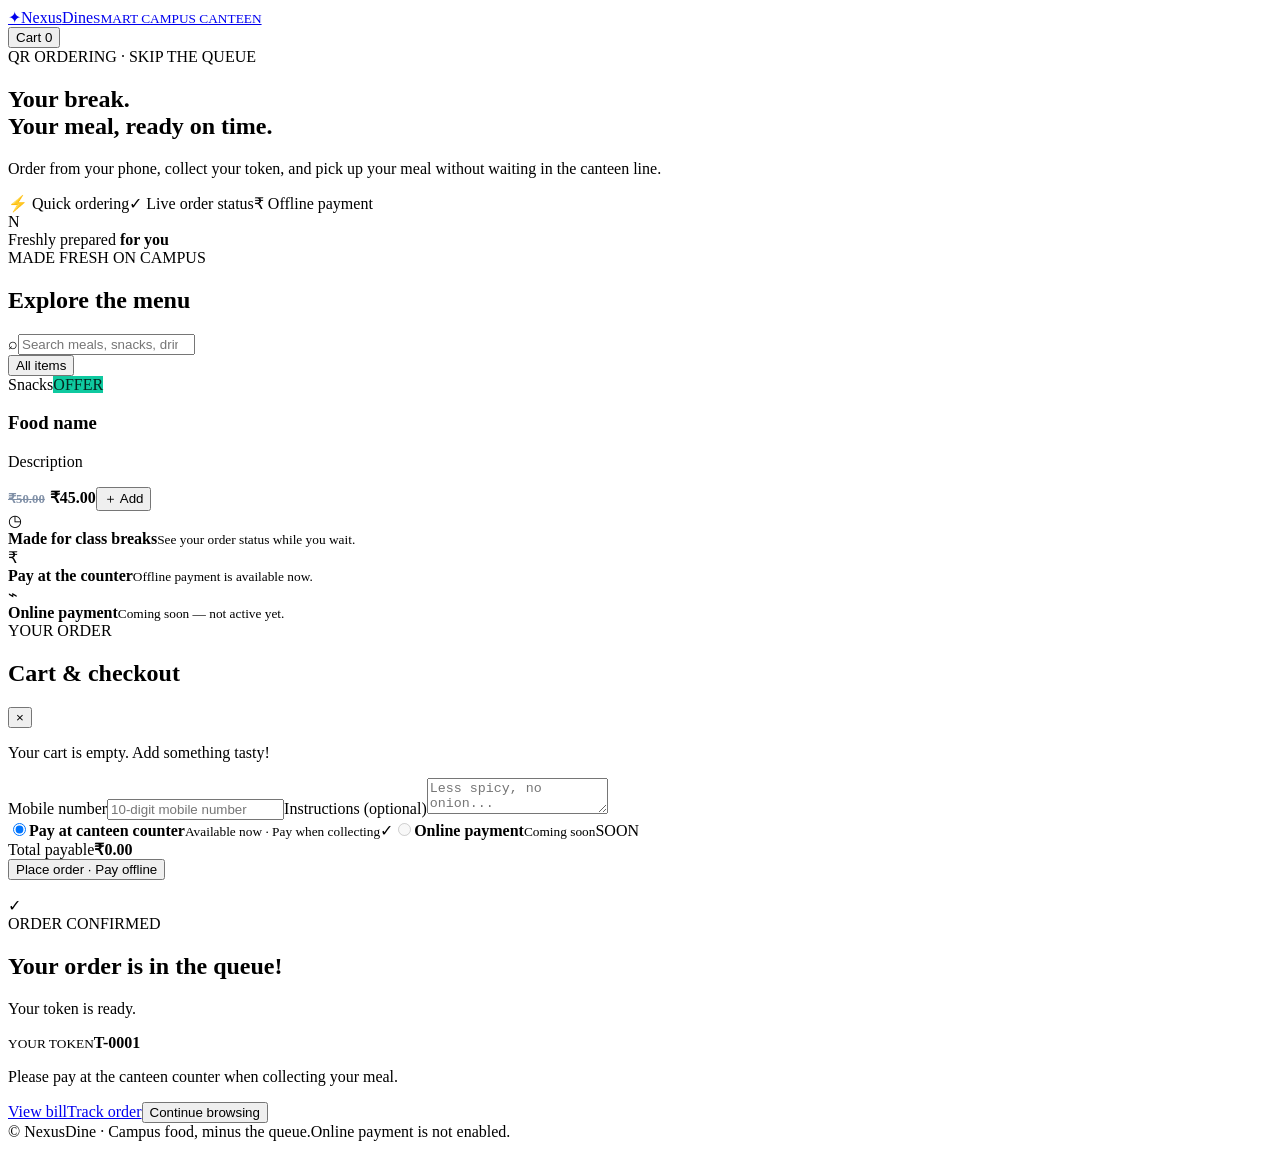
<file: src/main/resources/templates/index.html>
<!DOCTYPE html>
<html lang="en" xmlns:th="http://www.thymeleaf.org"><head><meta charset="UTF-8"><meta name="viewport" content="width=device-width, initial-scale=1"><title>NexusDine | Campus Canteen</title><link rel="stylesheet" th:href="@{/css/style.css}"></head>
<body><header class="topbar"><a class="brand" href="/"><span class="brand-mark">✦</span><span>Nexus<span class="accent">Dine</span><small>SMART CAMPUS CANTEEN</small></span></a><nav><button id="cart-open" class="btn btn-primary">Cart <span id="cart-count">0</span></button></nav></header>
<main class="container"><section class="hero"><div><span class="eyebrow">QR ORDERING · SKIP THE QUEUE</span><h1>Your break.<br><span class="gradient-text">Your meal, ready on time.</span></h1><p>Order from your phone, collect your token, and pick up your meal without waiting in the canteen line.</p><div class="hero-pills"><span>⚡ Quick ordering</span><span>✓ Live order status</span><span>₹ Offline payment</span></div></div><div class="hero-art"><div class="hero-orbit">N</div><div class="floating-note">Freshly prepared <b>for you</b></div></div></section>
<section class="section-head"><div><span class="eyebrow">MADE FRESH ON CAMPUS</span><h2>Explore the menu</h2></div><label class="searchbox"><span>⌕</span><input id="menu-search" type="search" placeholder="Search meals, snacks, drinks..."></label></section>
<div id="category-filters" class="chips"><button class="chip active" data-category="All">All items</button></div>
<section id="menu-grid" class="menu-grid"><article class="food-card" th:each="item : ${menuItems}" th:data-id="${item.id}" th:data-name="${item.name}" th:data-category="${item.category}" th:data-price="${item.effectivePrice}" th:data-image="${item.imageUrl}" th:data-description="${item.description}"><div class="food-image"><img th:src="${item.imageUrl}" th:alt="${item.name}" loading="lazy"><span class="food-category" th:text="${item.category}">Snacks</span><span class="food-category" th:if="${item.discountPercent.compareTo(T(java.math.BigDecimal).ZERO) > 0}" th:text="${item.discountPercent + '% OFF'}" style="left:auto;right:10px;background:#0fc9a0;color:#05261f">OFFER</span></div><div class="food-content"><h3 th:text="${item.name}">Food name</h3><p th:text="${item.description}">Description</p><div class="food-bottom"><strong><span th:if="${item.discountPercent.compareTo(T(java.math.BigDecimal).ZERO) > 0}" style="text-decoration:line-through;color:#8090a7;font-size:.8em;margin-right:5px">₹<span th:text="${#numbers.formatDecimal(item.price,1,2)}">50.00</span></span>₹<span th:text="${#numbers.formatDecimal(item.effectivePrice,1,2)}">45.00</span></strong><button class="btn btn-add add-to-cart">＋ Add</button></div></div></article></section>
<section class="info-strip"><div><span class="info-icon">◷</span><div><b>Made for class breaks</b><small>See your order status while you wait.</small></div></div><div><span class="info-icon">₹</span><div><b>Pay at the counter</b><small>Offline payment is available now.</small></div></div><div><span class="info-icon">⌁</span><div><b>Online payment</b><small>Coming soon — not active yet.</small></div></div></section></main>
<div id="cart-drawer" class="drawer-backdrop" aria-hidden="true"><aside class="cart-drawer"><div class="drawer-head"><div><span class="eyebrow">YOUR ORDER</span><h2>Cart & checkout</h2></div><button id="cart-close" class="icon-btn" aria-label="Close cart">×</button></div><div id="cart-lines" class="cart-lines"><p class="empty-state">Your cart is empty. Add something tasty!</p></div><form id="checkout-form"><label class="field-label" for="customer-mobile">Mobile number</label><input id="customer-mobile" class="field" type="tel" inputmode="numeric" pattern="[6-9][0-9]{9}" maxlength="10" placeholder="10-digit mobile number" required><label class="field-label" for="order-instructions">Instructions (optional)</label><textarea id="order-instructions" class="field" rows="2" maxlength="500" placeholder="Less spicy, no onion..."></textarea><div class="payment-options"><label class="payment-option selected"><input type="radio" name="payment" value="OFFLINE" checked><span><b>Pay at canteen counter</b><small>Available now · Pay when collecting</small></span><span class="payment-check">✓</span></label><label class="payment-option disabled"><input type="radio" name="payment" value="ONLINE" disabled><span><b>Online payment</b><small>Coming soon</small></span><span class="coming-soon">SOON</span></label></div><div class="cart-total"><span>Total payable</span><strong id="cart-total">₹0.00</strong></div><button id="place-order" class="btn btn-primary btn-block" type="submit">Place order · Pay offline</button><p id="checkout-message" class="form-message" role="status"></p></form></aside></div>
<div id="success-modal" class="modal-backdrop" aria-hidden="true"><section class="success-modal"><div class="success-mark">✓</div><span class="eyebrow">ORDER CONFIRMED</span><h2>Your order is in the queue!</h2><p id="success-copy">Your token is ready.</p><div class="token-panel"><small>YOUR TOKEN</small><strong id="success-token">T-0001</strong></div><p class="muted">Please pay at the canteen counter when collecting your meal.</p><div class="modal-actions"><a id="receipt-link" class="btn btn-primary" href="#">View bill</a><a id="tracking-link" class="btn btn-ghost" href="#">Track order</a><button id="success-close" class="btn btn-ghost">Continue browsing</button></div></section></div>
<footer class="footer"><span>© NexusDine · Campus food, minus the queue.</span><span>Online payment is not enabled.</span></footer><script th:src="@{/js/menu.js}" defer></script></body></html>
</file>
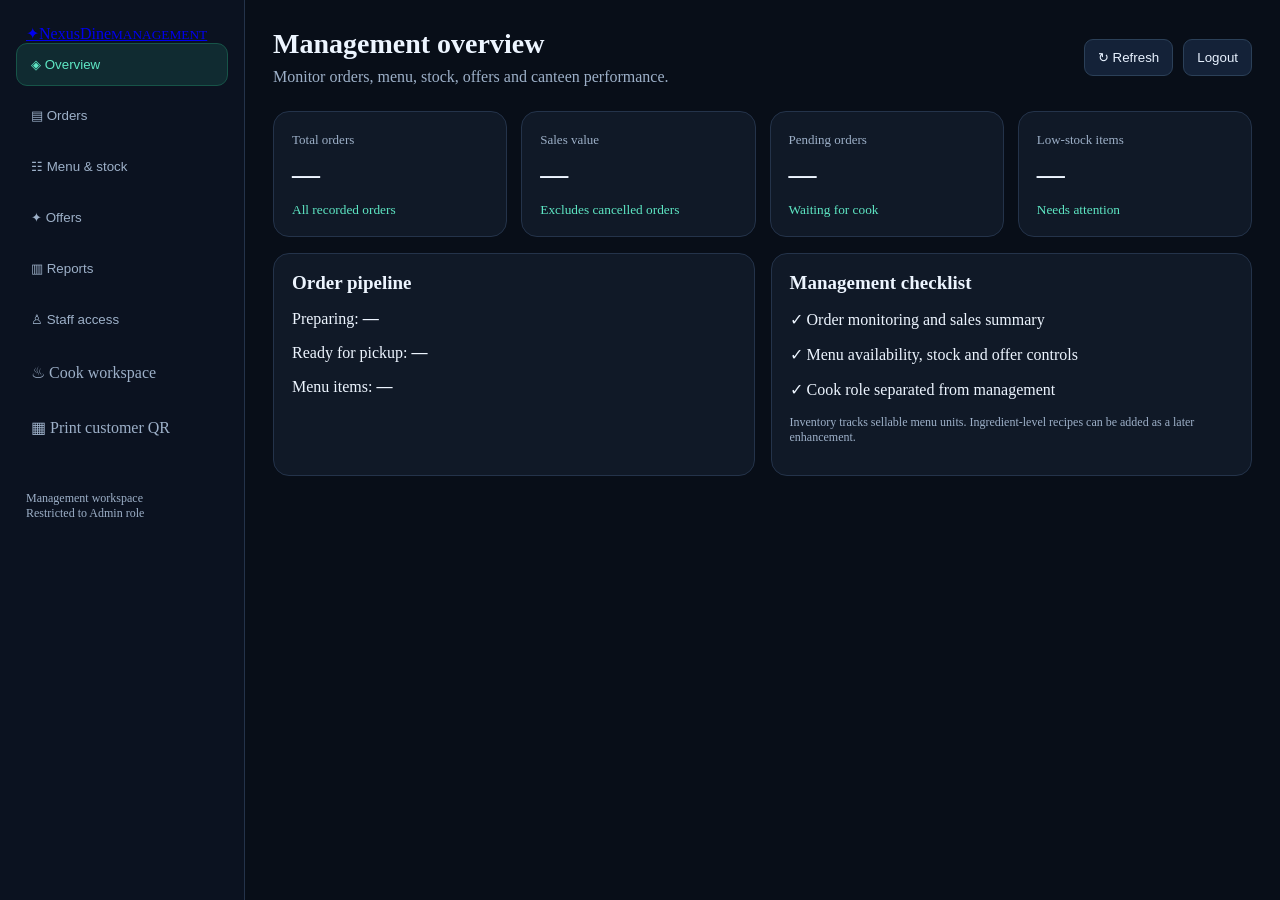
<file: src/main/resources/templates/admin.html>
<!DOCTYPE html><html lang="en" xmlns:th="http://www.thymeleaf.org"><head><meta charset="UTF-8"><meta name="viewport" content="width=device-width,initial-scale=1"><title>NexusDine · Management</title><link rel="stylesheet" th:href="@{/css/style.css}"><style>
:root{--adm-bg:#080e18;--adm-panel:#101927;--adm-line:#24334a;--adm-text:#edf5ff;--adm-muted:#9db0c8;--adm-green:#12c9a0}body{background:var(--adm-bg);color:var(--adm-text);margin:0}.adm-shell{display:grid;grid-template-columns:245px minmax(0,1fr);min-height:100vh}.adm-side{padding:24px 16px;border-right:1px solid var(--adm-line);background:#0b1220}.adm-side .brand{margin:0 10px 32px}.adm-nav{display:grid;gap:8px}.adm-nav button,.adm-nav-link{display:block;padding:13px 14px;text-align:left;background:transparent;border:1px solid transparent;color:var(--adm-muted);border-radius:11px;cursor:pointer;text-decoration:none}.adm-nav button{padding:13px 14px;text-align:left;background:transparent;border:1px solid transparent;color:var(--adm-muted);border-radius:11px;cursor:pointer}.adm-nav button.active,.adm-nav button:hover,.adm-nav-link:hover{background:#102b31;border-color:#175448;color:#5ee7c4}.adm-side-foot{margin:40px 10px 0;color:var(--adm-muted);font-size:12px}.adm-main{padding:28px;min-width:0}.adm-top{display:flex;align-items:center;justify-content:space-between;gap:16px;flex-wrap:wrap}.adm-top h1{margin:0;font-size:28px}.adm-top p{color:var(--adm-muted);margin:8px 0 0}.adm-actions{display:flex;gap:10px}.adm-section{margin-top:25px}.adm-cards{display:grid;grid-template-columns:repeat(4,minmax(0,1fr));gap:14px}.adm-stat,.adm-panel{border:1px solid var(--adm-line);border-radius:16px;background:var(--adm-panel);padding:18px}.adm-stat span{color:var(--adm-muted);font-size:13px}.adm-stat strong{display:block;font-size:28px;margin:10px 0}.adm-stat small{color:#5ee7c4}.adm-panel h2{margin:0 0 14px;font-size:19px}.adm-toolbar{display:flex;gap:10px;flex-wrap:wrap;margin:16px 0}.adm-input,.adm-select{background:#0a1220;border:1px solid #2a3b53;border-radius:9px;padding:10px 12px;color:#edf5ff;min-width:0}.adm-input{width:100%;box-sizing:border-box}.adm-toolbar .adm-input{max-width:320px}.adm-btn{border:1px solid #2b4058;background:#142238;color:#e8f2ff;border-radius:9px;padding:10px 13px;cursor:pointer}.adm-btn.primary{background:var(--adm-green);border-color:var(--adm-green);color:#04231c;font-weight:700}.adm-btn.danger{color:#ff9e9e}.adm-table-wrap{overflow:auto}table{border-collapse:collapse;width:100%;min-width:680px}th,td{text-align:left;padding:12px 10px;border-bottom:1px solid var(--adm-line);font-size:13px}th{color:var(--adm-muted);font-weight:600}td input{max-width:90px}.adm-badge{display:inline-block;padding:5px 8px;border-radius:999px;background:#17392f;color:#65e8c2;font-size:11px}.adm-badge.low{background:#402b1c;color:#ffc078}.adm-grid2{display:grid;grid-template-columns:1fr 1fr;gap:16px}.adm-form-grid{display:grid;grid-template-columns:repeat(2,minmax(0,1fr));gap:12px}.adm-form-grid label{display:grid;gap:6px;color:var(--adm-muted);font-size:12px}.adm-form-grid .wide{grid-column:1/-1}.adm-hidden{display:none!important}.adm-note{color:var(--adm-muted);font-size:12px}.adm-message{margin:12px 0;color:#61e8c3}.adm-empty{padding:24px;color:var(--adm-muted);text-align:center}@media(max-width:1000px){.adm-cards{grid-template-columns:repeat(2,minmax(0,1fr))}.adm-shell{grid-template-columns:200px minmax(0,1fr)}.adm-main{padding:20px}}@media(max-width:700px){.adm-shell{display:block}.adm-side{border-right:0;border-bottom:1px solid var(--adm-line)}.adm-side-foot{display:none}.adm-nav{grid-template-columns:repeat(3,minmax(0,1fr))}.adm-nav button{text-align:center;padding:10px 6px;font-size:12px}.adm-main{padding:15px}.adm-cards{grid-template-columns:repeat(2,minmax(0,1fr))}.adm-grid2{grid-template-columns:1fr}.adm-top h1{font-size:23px}}
</style></head><body><div class="adm-shell"><aside class="adm-side"><a class="brand" href="/admin"><span class="brand-mark">✦</span><span>Nexus<span class="accent">Dine</span><small>MANAGEMENT</small></span></a><nav class="adm-nav"><button class="active" data-view="overview">◈ Overview</button><button data-view="orders">▤ Orders</button><button data-view="menu">☷ Menu & stock</button><button data-view="offers">✦ Offers</button><button data-view="reports">▥ Reports</button><button data-view="staff">♙ Staff access</button><a class="adm-nav-link" href="/cook">♨ Cook workspace</a><a class="adm-nav-link" href="/qr">▦ Print customer QR</a></nav><div class="adm-side-foot">Management workspace<br>Restricted to Admin role</div></aside><main class="adm-main"><header class="adm-top"><div><h1 id="view-title">Management overview</h1><p>Monitor orders, menu, stock, offers and canteen performance.</p></div><div class="adm-actions"><button class="adm-btn" id="refresh-admin">↻ Refresh</button><form method="post" th:action="@{/logout}"><input type="hidden" th:name="${_csrf.parameterName}" th:value="${_csrf.token}"><button class="adm-btn" type="submit">Logout</button></form></div></header><div id="adm-message" class="adm-message" role="status"></div>
<section class="adm-section" data-panel="overview"><div class="adm-cards"><article class="adm-stat"><span>Total orders</span><strong id="stat-orders">—</strong><small>All recorded orders</small></article><article class="adm-stat"><span>Sales value</span><strong id="stat-revenue">—</strong><small>Excludes cancelled orders</small></article><article class="adm-stat"><span>Pending orders</span><strong id="stat-pending">—</strong><small>Waiting for cook</small></article><article class="adm-stat"><span>Low-stock items</span><strong id="stat-low">—</strong><small>Needs attention</small></article></div><div class="adm-grid2" style="margin-top:16px"><section class="adm-panel"><h2>Order pipeline</h2><p>Preparing: <b id="stat-preparing">—</b></p><p>Ready for pickup: <b id="stat-ready">—</b></p><p>Menu items: <b id="stat-menu">—</b></p></section><section class="adm-panel"><h2>Management checklist</h2><p>✓ Order monitoring and sales summary</p><p>✓ Menu availability, stock and offer controls</p><p>✓ Cook role separated from management</p><p class="adm-note">Inventory tracks sellable menu units. Ingredient-level recipes can be added as a later enhancement.</p></section></div></section>
<section class="adm-section adm-hidden" data-panel="orders"><div class="adm-panel"><h2>Recent orders</h2><div class="adm-table-wrap"><table><thead><tr><th>Token</th><th>Customer</th><th>Items</th><th>Total</th><th>Status</th><th>Placed</th></tr></thead><tbody id="orders-body"><tr><td colspan="6">Loading…</td></tr></tbody></table></div></div></section>
<section class="adm-section adm-hidden" data-panel="menu"><div class="adm-panel"><h2>Menu and inventory</h2><p class="adm-note">Add/edit menu items, control availability, and set stock thresholds.</p><form id="menu-form"><input type="hidden" id="menu-id"><div class="adm-form-grid"><label>Food name<input class="adm-input" id="menu-name" required maxlength="100"></label><label>Category<input class="adm-input" id="menu-category" required maxlength="60" placeholder="Meals, Drinks, Snacks"></label><label>Price (₹)<input class="adm-input" id="menu-price" type="number" min="0.01" step="0.01" required></label><label>Stock quantity<input class="adm-input" id="menu-stock" type="number" min="0" value="100" required></label><label>Low-stock threshold<input class="adm-input" id="menu-threshold" type="number" min="0" value="10" required></label><label>Image URL<input class="adm-input" id="menu-image" maxlength="500"></label><label class="wide">Description<input class="adm-input" id="menu-description" maxlength="500"></label><label>Discount %<input class="adm-input" id="menu-discount" type="number" min="0" max="100" step="0.5" value="0"></label><label style="display:flex;align-items:center;gap:8px"><input id="menu-available" type="checkbox" checked> Available to customers</label></div><div class="adm-toolbar"><button class="adm-btn primary" type="submit">Save menu item</button><button class="adm-btn" type="button" id="menu-reset">Clear form</button></div></form><div class="adm-table-wrap"><table><thead><tr><th>Item</th><th>Price</th><th>Stock</th><th>Offer</th><th>Availability</th><th>Actions</th></tr></thead><tbody id="menu-body"><tr><td colspan="6">Loading…</td></tr></tbody></table></div></div></section>
<section class="adm-section adm-hidden" data-panel="offers"><div class="adm-panel"><h2>Offers and discounts</h2><p class="adm-note">Set a percentage discount per menu item. Discounted prices are used at checkout.</p><div class="adm-table-wrap"><table><thead><tr><th>Item</th><th>List price</th><th>Discount %</th><th>Offer price</th><th>Action</th></tr></thead><tbody id="offers-body"><tr><td colspan="5">Loading…</td></tr></tbody></table></div></div></section>
<section class="adm-section adm-hidden" data-panel="reports"><div class="adm-grid2"><div class="adm-panel"><h2>Sales snapshot</h2><p>Gross order value: <b id="report-revenue">—</b></p><p>Total orders: <b id="report-orders">—</b></p><p>Pending orders: <b id="report-pending">—</b></p></div><div class="adm-panel"><h2>Export</h2><p class="adm-note">Download recent orders as a CSV file for your submission/demo records.</p><button class="adm-btn primary" id="export-orders">Export orders CSV</button></div></div></section>
<section class="adm-section adm-hidden" data-panel="staff"><div class="adm-panel"><h2>Staff access roles</h2><div class="adm-grid2"><div><span class="adm-badge">ADMIN</span><h3>Management</h3><p>Can manage orders, menu, stock, offers and reports.</p></div><div><span class="adm-badge">COOK</span><h3>Kitchen workspace</h3><p>Can view/update kitchen orders and view stock. Admin pages and management APIs are blocked.</p></div></div><p class="adm-note">Login usernames/passwords are configured using environment variables; change demo defaults before public deployment.</p></div></section>
</main></div><script th:src="@{/js/admin.js}" defer></script></body></html>
</file>
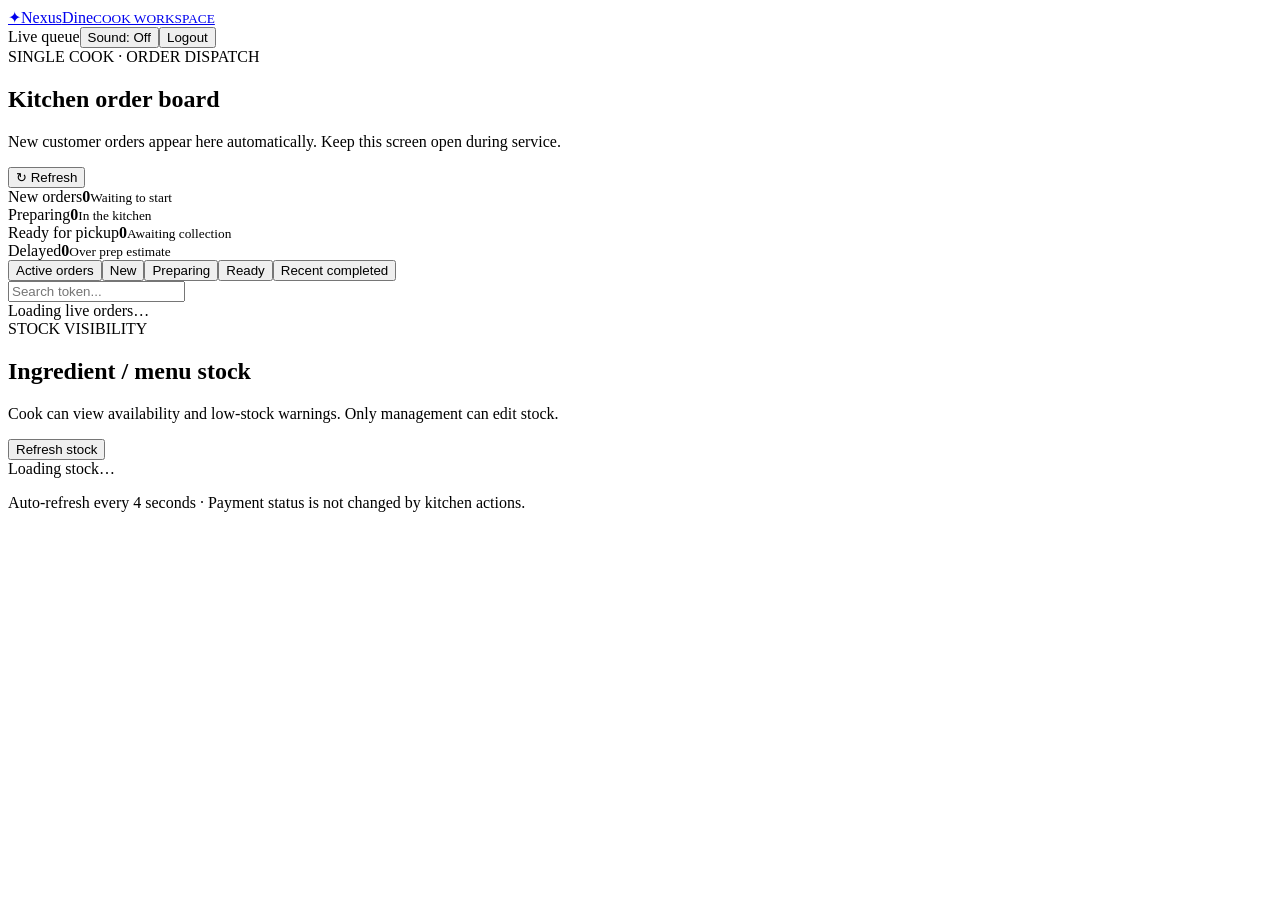
<file: src/main/resources/templates/cook.html>
<!DOCTYPE html><html lang="en" xmlns:th="http://www.thymeleaf.org"><head><meta charset="UTF-8"><meta name="viewport" content="width=device-width, initial-scale=1"><title>NexusDine | Kitchen Display</title><link rel="stylesheet" th:href="@{/css/style.css}"><link rel="stylesheet" th:href="@{/css/cook.css}"></head><body class="cook-body"><header class="topbar"><a class="brand" href="/cook"><span class="brand-mark">✦</span><span>Nexus<span class="accent">Dine</span><small>COOK WORKSPACE</small></span></a><nav><span class="live-indicator"><i></i> Live queue</span><button id="sound-toggle" class="btn btn-ghost">Sound: Off</button><form method="post" th:action="@{/logout}" style="display:inline"><input type="hidden" th:name="${_csrf.parameterName}" th:value="${_csrf.token}"><button class="btn btn-ghost" type="submit">Logout</button></form></nav></header><main class="container cook-container"><section class="cook-heading"><div><span class="eyebrow">SINGLE COOK · ORDER DISPATCH</span><h1>Kitchen order board</h1><p>New customer orders appear here automatically. Keep this screen open during service.</p></div><button id="refresh-now" class="btn btn-ghost">↻ Refresh</button></section><section class="stats-grid"><article class="stat-card"><span>New orders</span><strong id="count-placed">0</strong><small>Waiting to start</small></article><article class="stat-card"><span>Preparing</span><strong id="count-preparing">0</strong><small>In the kitchen</small></article><article class="stat-card"><span>Ready for pickup</span><strong id="count-ready">0</strong><small>Awaiting collection</small></article><article class="stat-card"><span>Delayed</span><strong id="count-delayed">0</strong><small>Over prep estimate</small></article></section><section class="queue-toolbar"><div class="filter-tabs" id="status-filters"><button class="filter-tab active" data-filter="ACTIVE">Active orders</button><button class="filter-tab" data-filter="PLACED">New</button><button class="filter-tab" data-filter="PREPARING">Preparing</button><button class="filter-tab" data-filter="READY">Ready</button><button class="filter-tab" data-filter="COMPLETED">Recent completed</button></div><input id="token-search" class="field search-field" placeholder="Search token..." aria-label="Search token"></section><div id="cook-error" class="notice error-notice" hidden></div><section id="order-board" class="order-board"><div class="empty-state">Loading live orders…</div></section><section class="inventory-panel"><div class="cook-heading"><div><span class="eyebrow">STOCK VISIBILITY</span><h2>Ingredient / menu stock</h2><p>Cook can view availability and low-stock warnings. Only management can edit stock.</p></div><button id="inventory-refresh" class="btn btn-ghost">Refresh stock</button></div><div id="cook-inventory" class="inventory-grid"><div class="empty-state">Loading stock…</div></div></section><p class="cook-footnote">Auto-refresh every 4 seconds · Payment status is not changed by kitchen actions.</p></main><script th:src="@{/js/cook.js}" defer></script></body></html>
</file>
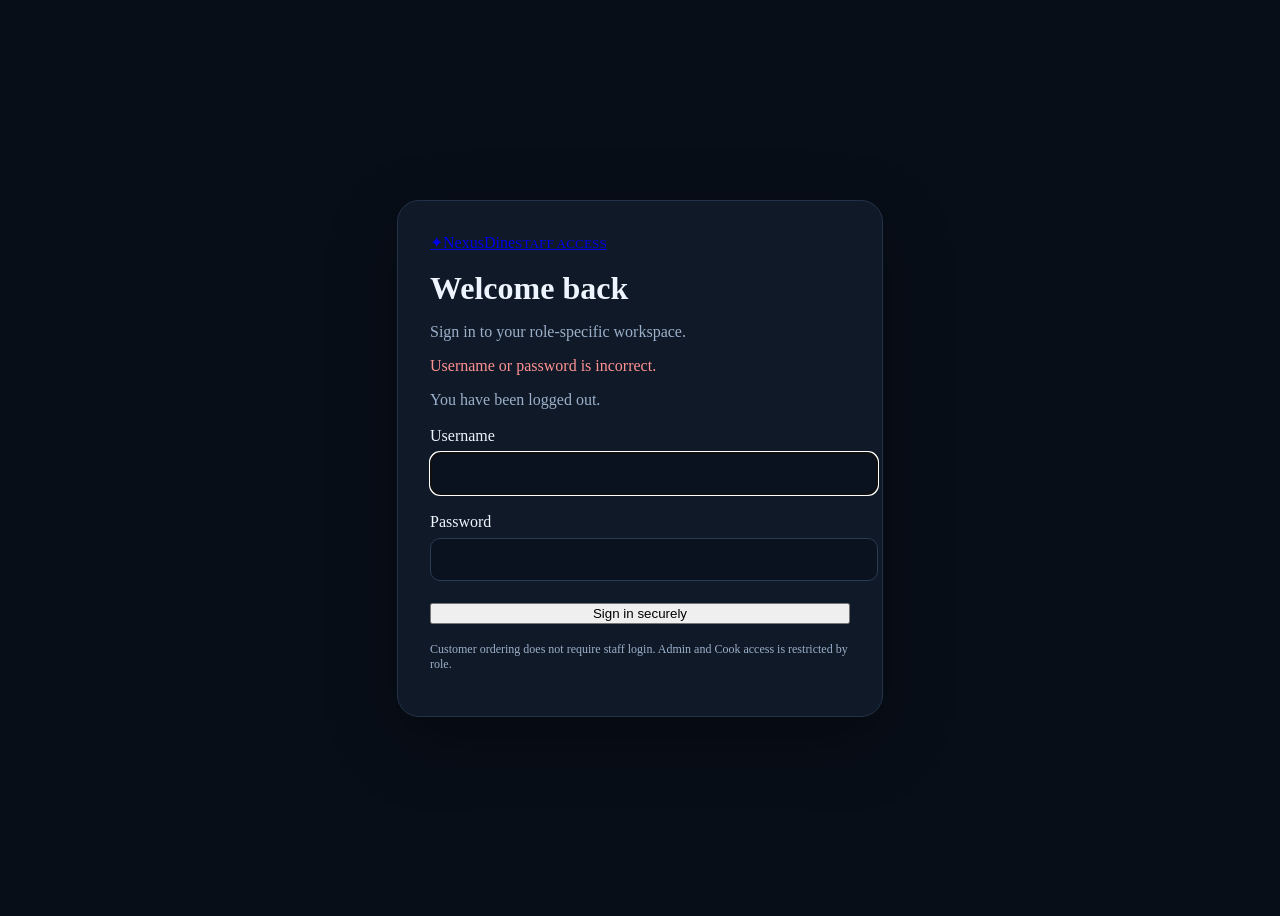
<file: src/main/resources/templates/login.html>
<!DOCTYPE html><html lang="en" xmlns:th="http://www.thymeleaf.org"><head><meta charset="UTF-8"><meta name="viewport" content="width=device-width,initial-scale=1"><title>NexusDine · Staff Login</title><link rel="stylesheet" th:href="@{/css/style.css}"><style>body{min-height:100vh;display:grid;place-items:center;background:#080e18;color:#eef5ff}.login-card{width:min(92vw,420px);padding:32px;border:1px solid #233248;border-radius:22px;background:#101927;box-shadow:0 24px 70px #0005}.login-card h1{margin:18px 0 8px}.login-card p{color:#9bb0ca}.login-card label{display:block;margin:18px 0 7px}.login-card input{width:100%;padding:13px;border:1px solid #293b52;border-radius:10px;background:#0a1220;color:white}.login-card button{width:100%;margin-top:22px}.login-error{color:#ff9292!important}.login-note{font-size:12px;margin-top:18px}</style></head><body><main class="login-card"><a class="brand" href="/"><span class="brand-mark">✦</span><span>Nexus<span class="accent">Dine</span><small>STAFF ACCESS</small></span></a><h1>Welcome back</h1><p>Sign in to your role-specific workspace.</p><p class="login-error" th:if="${param.error}">Username or password is incorrect.</p><p th:if="${param.logout}">You have been logged out.</p><form method="post" th:action="@{/login}"><input type="hidden" th:name="${_csrf.parameterName}" th:value="${_csrf.token}"><label for="username">Username</label><input id="username" name="username" autocomplete="username" required autofocus><label for="password">Password</label><input id="password" name="password" type="password" autocomplete="current-password" required><button class="btn btn-primary btn-block" type="submit">Sign in securely</button></form><p class="login-note">Customer ordering does not require staff login. Admin and Cook access is restricted by role.</p></main></body></html>
</file>
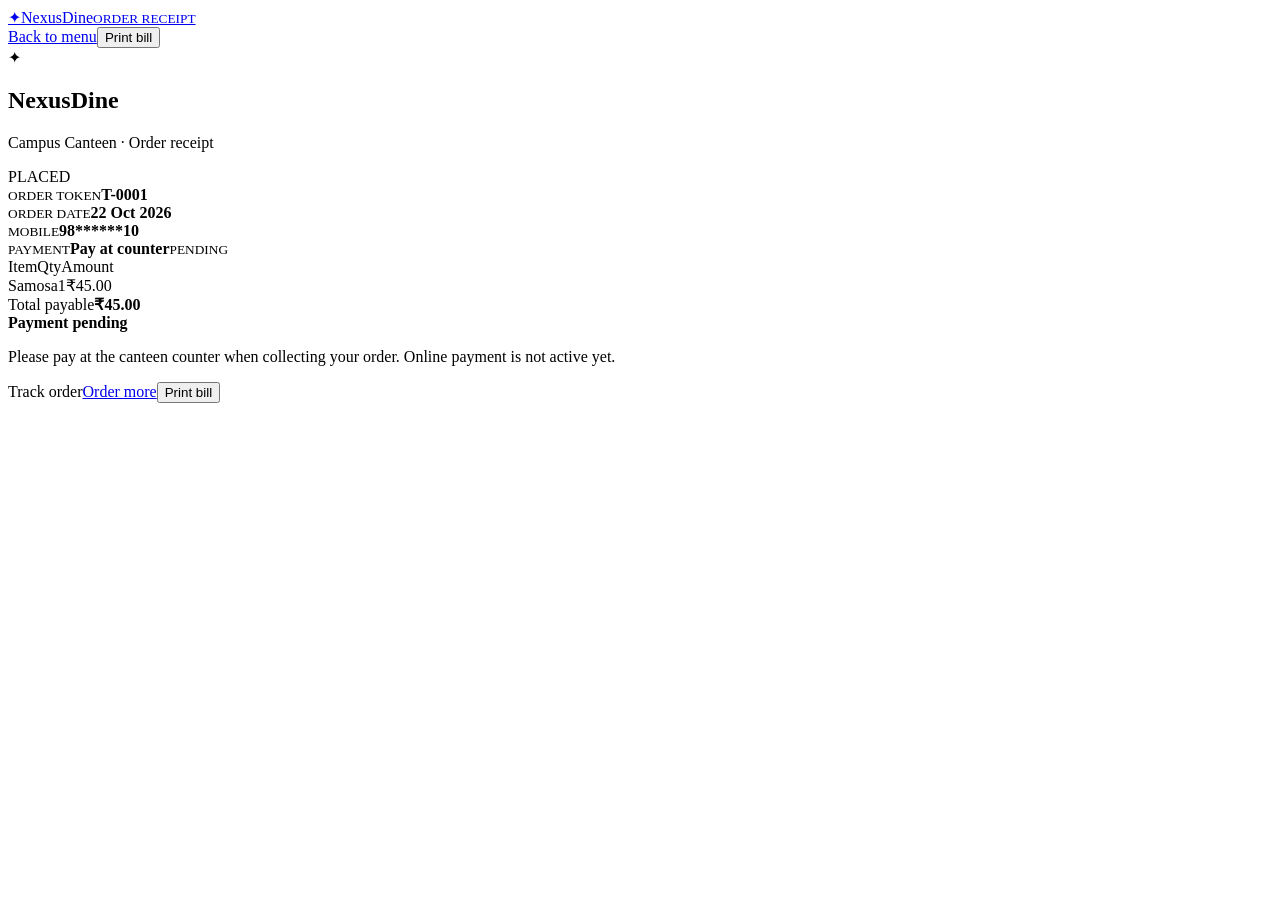
<file: src/main/resources/templates/receipt.html>
<!DOCTYPE html><html lang="en" xmlns:th="http://www.thymeleaf.org"><head><meta charset="UTF-8"><meta name="viewport" content="width=device-width, initial-scale=1"><title>NexusDine | Order Receipt</title><link rel="stylesheet" th:href="@{/css/style.css}"></head><body><header class="topbar no-print"><a class="brand" href="/"><span class="brand-mark">✦</span><span>Nexus<span class="accent">Dine</span><small>ORDER RECEIPT</small></span></a><nav><a href="/">Back to menu</a><button class="btn btn-primary" onclick="window.print()">Print bill</button></nav></header><main class="receipt-page container"><article class="receipt-card"><div class="receipt-brand"><span class="brand-mark">✦</span><div><h1>Nexus<span class="accent">Dine</span></h1><p>Campus Canteen · Order receipt</p></div><span class="receipt-status" th:text="${order.status}">PLACED</span></div><div class="receipt-meta"><div><small>ORDER TOKEN</small><strong th:text="${order.orderNumber}">T-0001</strong></div><div><small>ORDER DATE</small><strong th:text="${#temporals.format(order.createdAt,'dd MMM yyyy, hh:mm a')}">22 Oct 2026</strong></div></div><div class="receipt-meta"><div><small>MOBILE</small><strong th:text="${#strings.substring(order.customerMobile,0,2)+'******'+#strings.substring(order.customerMobile,8,10)}">98******10</strong></div><div><small>PAYMENT</small><strong>Pay at counter</strong><small th:text="${order.paymentStatus}">PENDING</small></div></div><div class="receipt-items"><div class="receipt-row receipt-header"><span>Item</span><span>Qty</span><span>Amount</span></div><div class="receipt-row" th:each="item : ${order.items}"><span th:text="${item.itemName}">Samosa</span><span th:text="${item.quantity}">1</span><span th:text="${'₹'+#numbers.formatDecimal(item.lineTotal,1,2)}">₹45.00</span></div></div><div class="receipt-total"><span>Total payable</span><strong th:text="${'₹'+#numbers.formatDecimal(order.totalAmount,1,2)}">₹45.00</strong></div><div class="receipt-note"><b>Payment pending</b><p>Please pay at the canteen counter when collecting your order. Online payment is not active yet.</p></div><div class="receipt-actions no-print"><a class="btn btn-primary" th:href="@{/orders/{id}/track(id=${order.id})}">Track order</a><a class="btn btn-ghost" href="/">Order more</a><button class="btn btn-ghost" onclick="window.print()">Print bill</button></div></article></main></body></html>
</file>
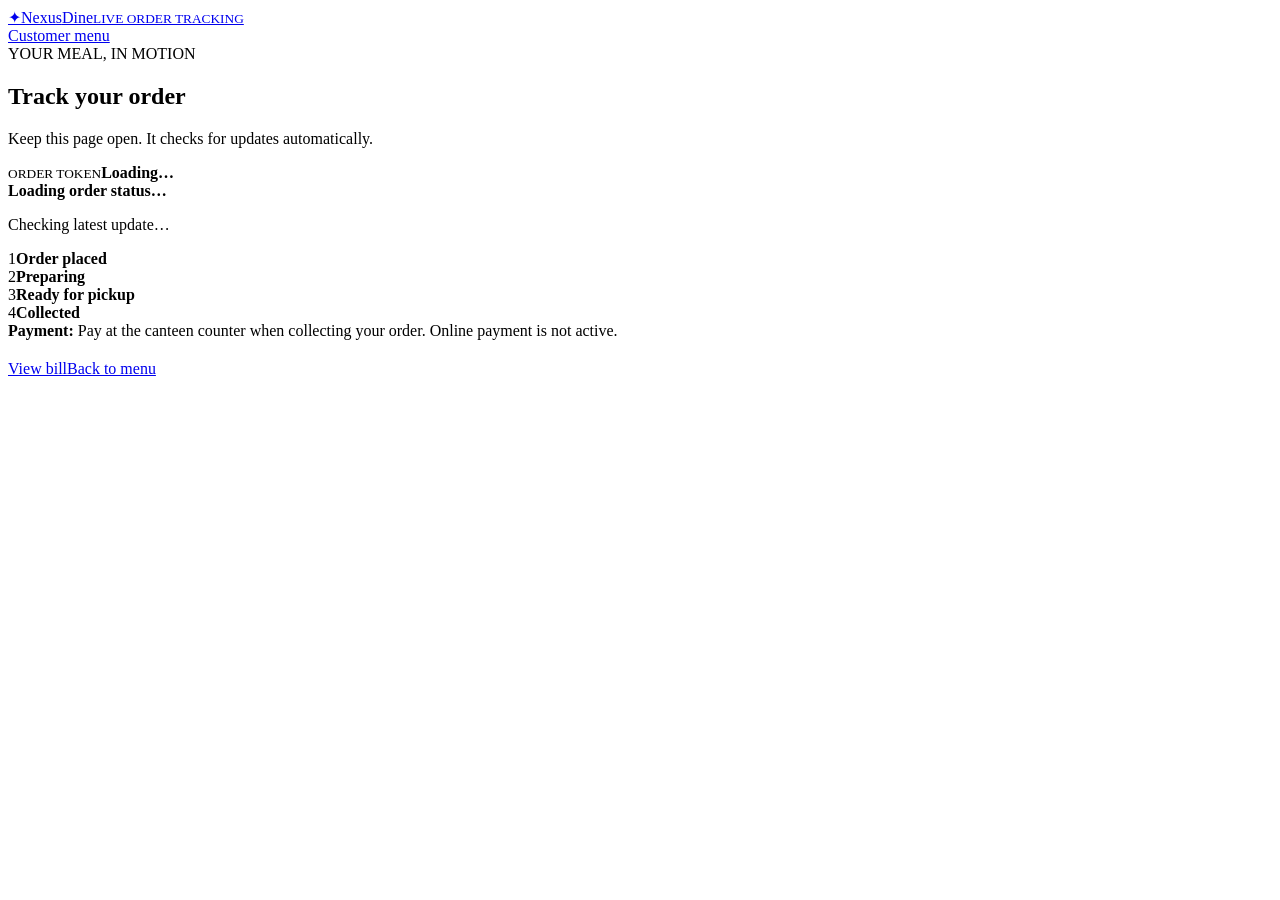
<file: src/main/resources/templates/tracking.html>
<!DOCTYPE html><html lang="en" xmlns:th="http://www.thymeleaf.org"><head><meta charset="UTF-8"><meta name="viewport" content="width=device-width, initial-scale=1"><title>NexusDine | Track Order</title><link rel="stylesheet" th:href="@{/css/style.css}"></head><body><header class="topbar"><a class="brand" href="/"><span class="brand-mark">✦</span><span>Nexus<span class="accent">Dine</span><small>LIVE ORDER TRACKING</small></span></a><nav><a href="/">Customer menu</a></nav></header><main class="qr-page container"><section class="qr-card tracking-card"><span class="eyebrow">YOUR MEAL, IN MOTION</span><h1>Track your order</h1><p>Keep this page open. It checks for updates automatically.</p><div class="token-panel"><small>ORDER TOKEN</small><strong id="tracking-token">Loading…</strong></div><div class="tracking-status"><span class="tracking-dot"></span><strong id="tracking-status">Loading order status…</strong></div><p id="tracking-detail" class="muted">Checking latest update…</p><div class="tracking-steps"><div data-status="PLACED"><span>1</span><b>Order placed</b></div><div data-status="PREPARING"><span>2</span><b>Preparing</b></div><div data-status="READY"><span>3</span><b>Ready for pickup</b></div><div data-status="COMPLETED"><span>4</span><b>Collected</b></div></div><div class="notice"><b>Payment:</b> Pay at the canteen counter when collecting your order. Online payment is not active.</div><div class="modal-actions" style="margin-top:20px"><a id="tracking-receipt" class="btn btn-primary" href="#">View bill</a><a class="btn btn-ghost" href="/">Back to menu</a></div><p id="tracking-error" class="form-message" role="status"></p></section></main><script th:inline="javascript">const ORDER_ID=[[${orderId}]];</script><script th:src="@{/js/tracking.js}" defer></script></body></html>
</file>
